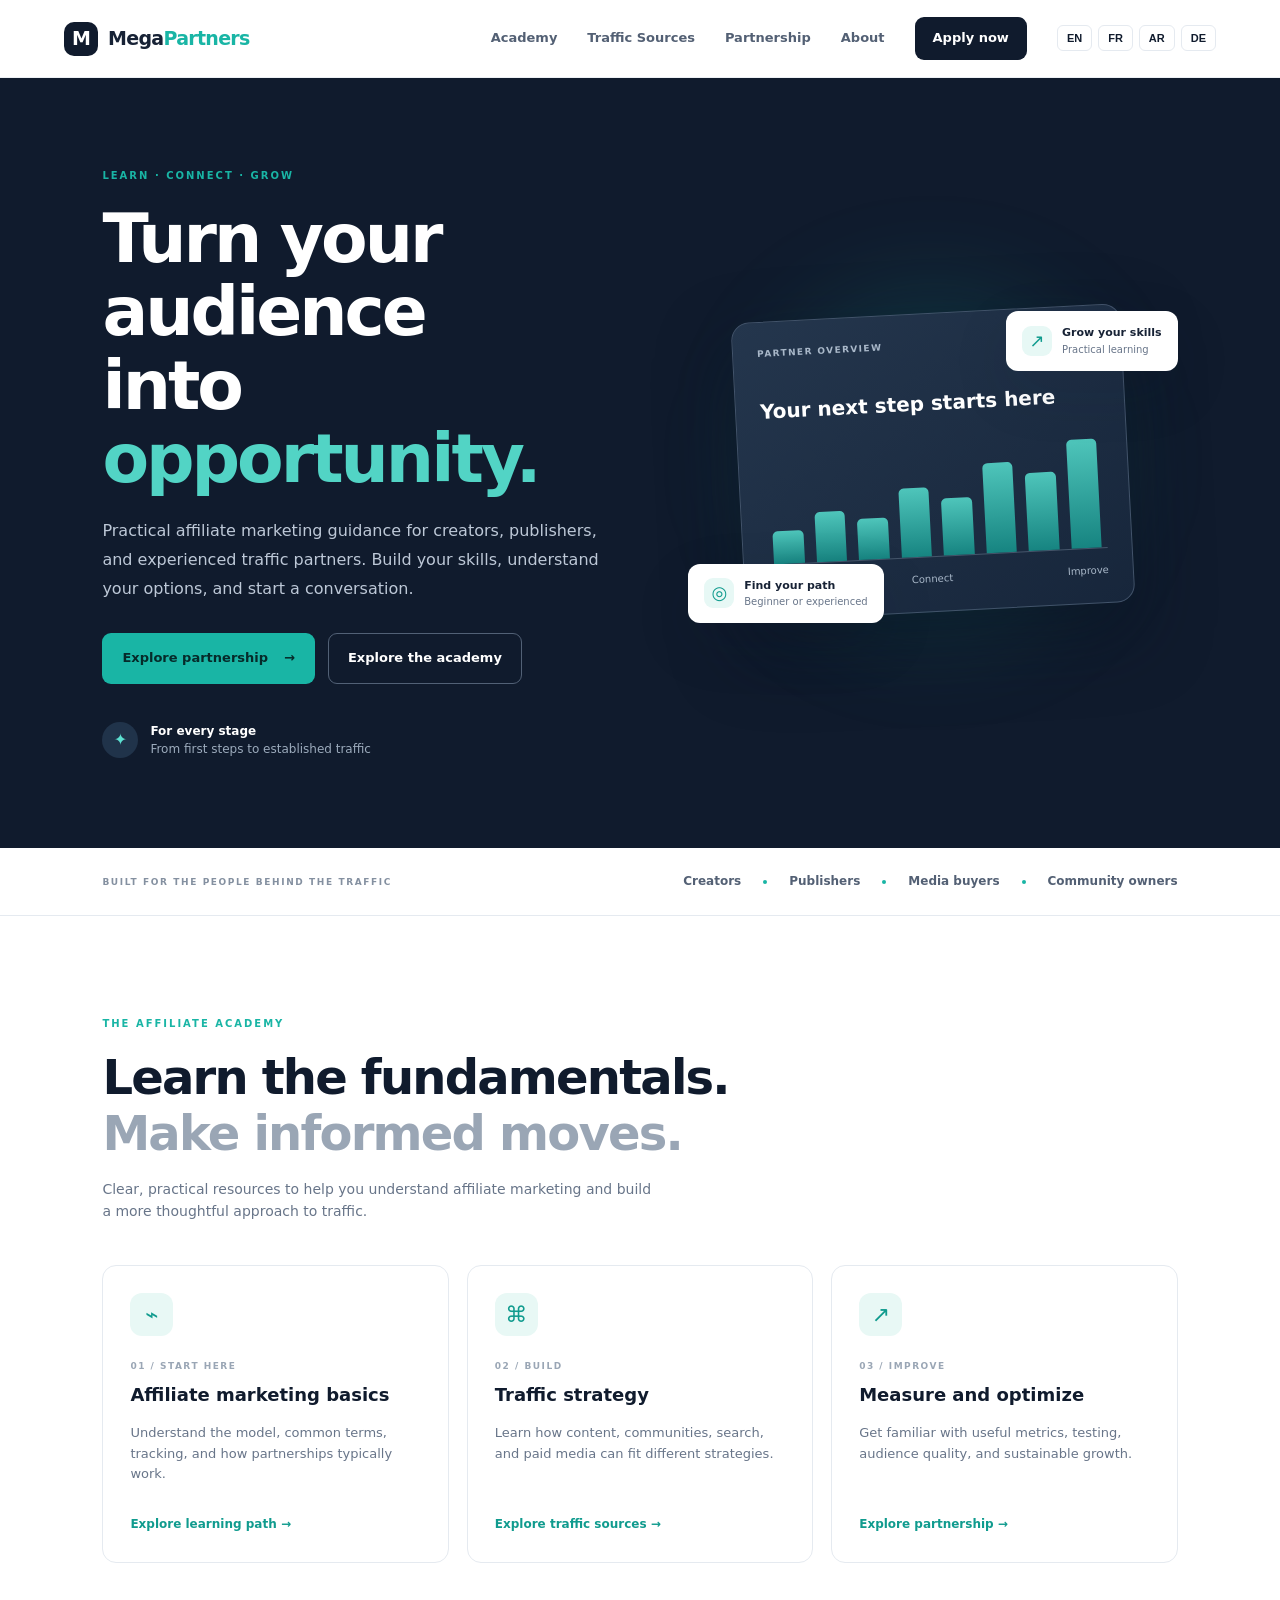
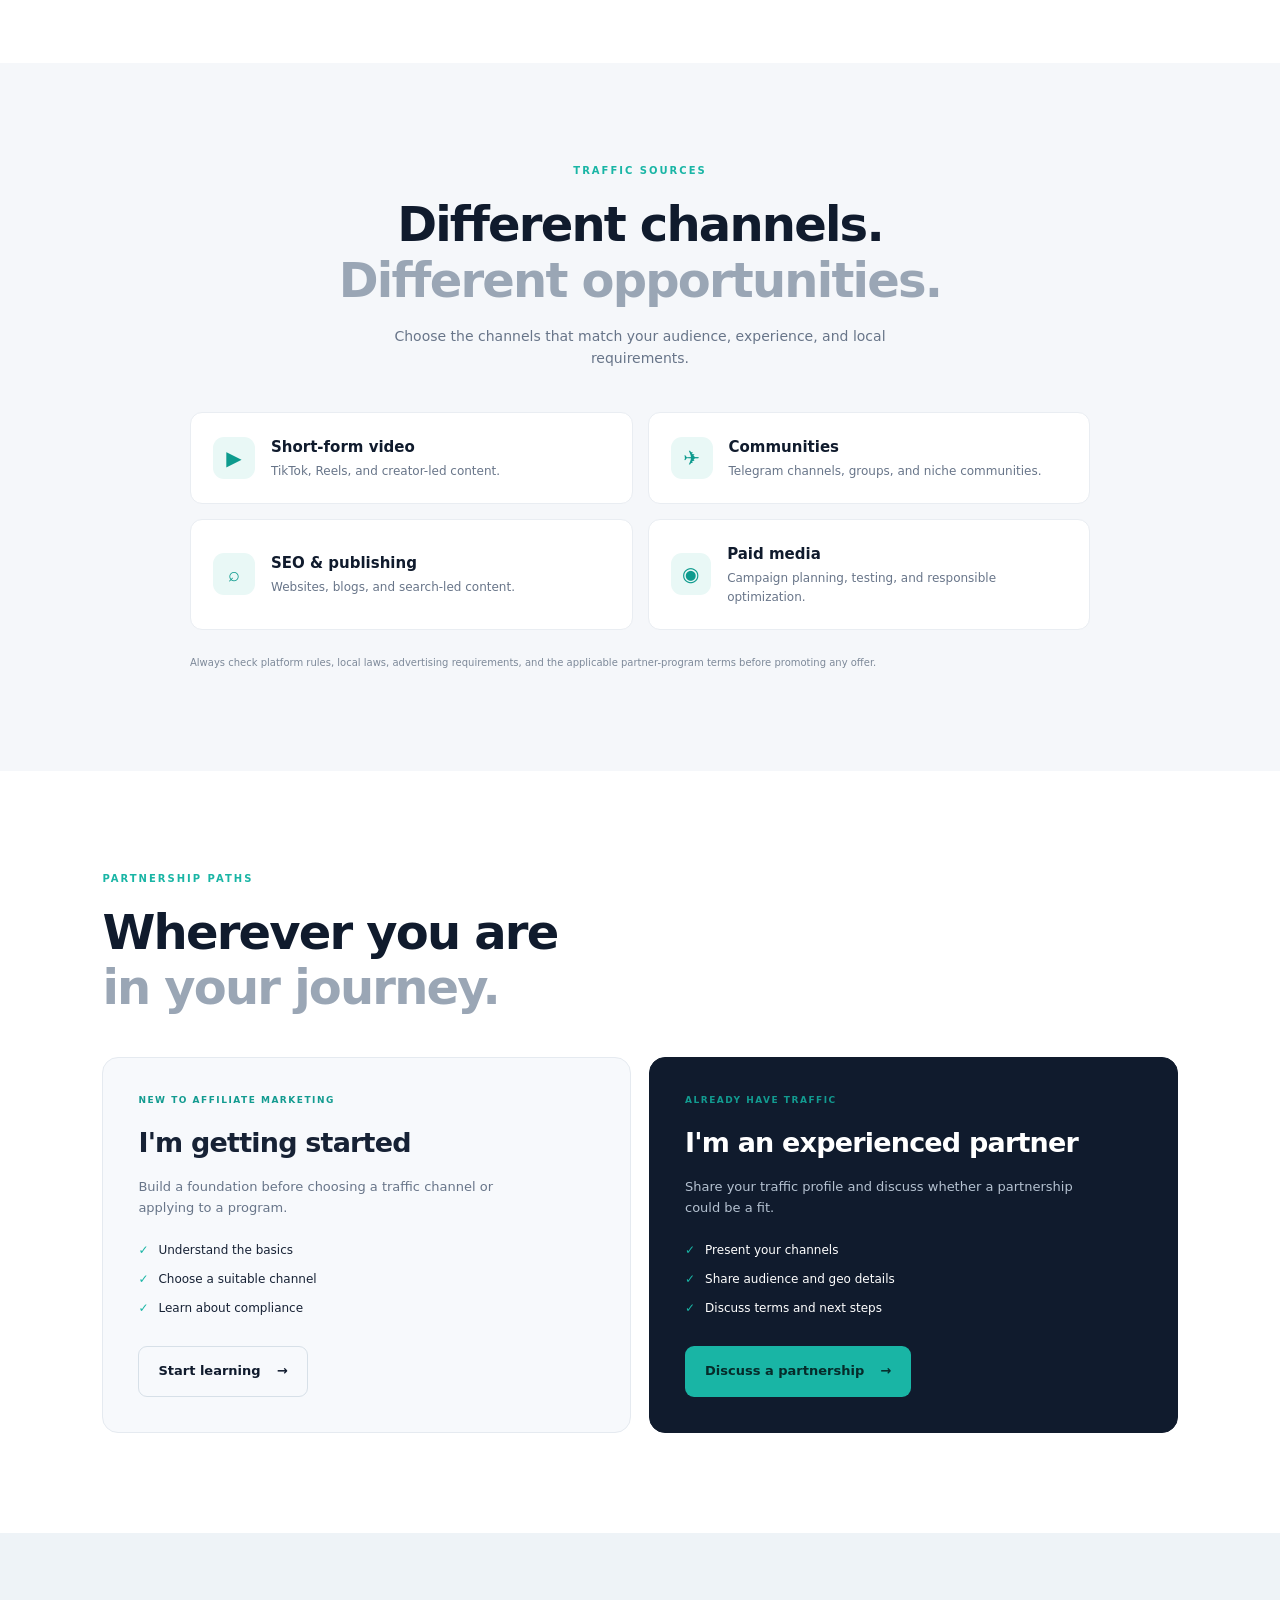
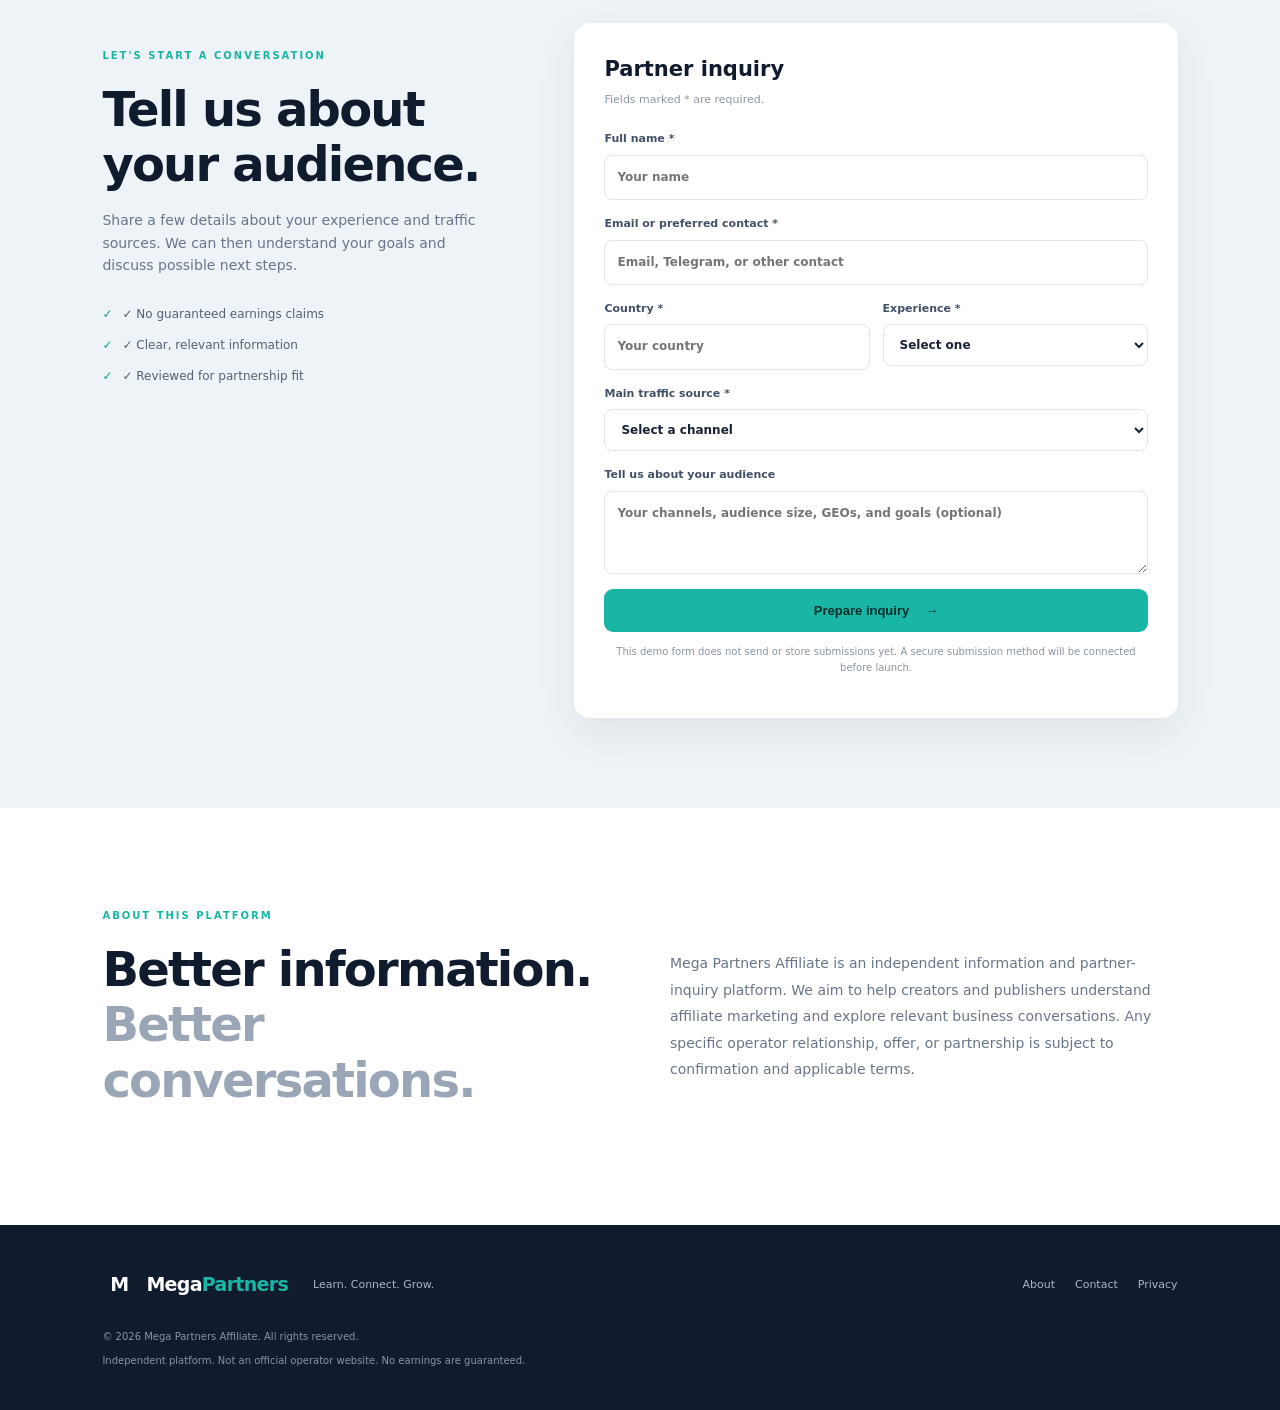
<file: index.html>
<!doctype html>
<html lang="en">
<head>
  <meta charset="utf-8">
  <meta name="viewport" content="width=device-width, initial-scale=1">
  <meta name="description" content="Learn affiliate marketing, explore traffic strategies, and connect with partnership opportunities.">
  <meta name="theme-color" content="#101b2d">
  <title>Mega Partners Affiliate | Build Better Partnerships</title>
  <link rel="stylesheet" href="styles.css">
</head>
<body>
  <header class="site-header">
    <a class="brand" href="index.html" aria-label="Mega Partners Affiliate home">
      <span class="brand-mark">M</span><span>Mega<span class="brand-accent">Partners</span></span>
    </a>
    <button class="menu-toggle" aria-label="Toggle navigation" aria-expanded="false">☰</button>
    <nav class="main-nav">
      <a href="#academy">Academy</a>
      <a href="#traffic">Traffic Sources</a>
      <a href="#partners">Partnership</a>
      <a href="#about">About</a>
      <a class="nav-cta" href="#apply">Apply now</a>
    
    
    <div class="language-switcher"><button type="button" data-lang="en">EN</button><button type="button" data-lang="fr">FR</button><button type="button" data-lang="ar">AR</button><button type="button" data-lang="de">DE</button></div>
    
    </nav>
  </header>

 <main>
  <section class="hero">
    <div class="hero-content">
      <p class="eyebrow"><span class="eyebrow-dot"></span> <span data-i18n="eyebrow">LEARN · CONNECT · GROW</span></p>
      <h1><span data-i18n="heroHeading">Turn your audience</span><br>into <span class="gradient-text" data-i18n="heroHighlight">opportunity.</span></h1>
      <p class="hero-copy">Practical affiliate marketing guidance for creators, publishers, and experienced traffic partners. Build your skills, understand your options, and start a conversation.</p>
      <div class="hero-actions">
        <a class="button button-primary" href="#apply"><span data-i18n="heroButton1">Explore partnership</span> <span>→</span></a>
        <a class="button button-quiet" href="#academy" data-i18n="heroButton2">Explore the academy</a>
      </div>
      <div class="hero-proof">
        <div class="proof-icon">✦</div>
        <p><strong data-i18n="heroProofTitle">For every stage</strong><br><span data-i18n="heroProofText">From first steps to established traffic</span></p>
      </div>
    </div>
    <div class="hero-visual" aria-label="Abstract dashboard illustration">
      <div class="visual-glow"></div>
      <div class="dash-card dash-main">
        <div class="dash-top"><span data-i18n="dashTitle">PARTNER OVERVIEW</span><span class="live-dot" data-i18n="dashLive">● LIVE</span></div>
        <div class="dash-label" data-i18n="dashLabel">Your next step starts here</div>
        <div class="dash-chart">
          <span style="height:28%"></span><span style="height:42%"></span><span style="height:35%"></span><span style="height:58%"></span><span style="height:48%"></span><span style="height:76%"></span><span style="height:66%"></span><span style="height:92%"></span>
        </div>
        <div class="dash-bottom"><span data-i18n="dashLearn">Learn</span><span data-i18n="dashConnect">Connect</span><span data-i18n="dashImprove">Improve</span></div>
      </div>
      <div class="floating-card floating-one"><span class="float-icon">↗</span><span><b data-i18n="floatTitle1">Grow your skills</b><small data-i18n="floatText1">Practical learning</small></span></div>
      <div class="floating-card floating-two"><span class="float-icon teal">◎</span><span><b data-i18n="floatTitle2">Find your path</b><small data-i18n="floatText2">Beginner or experienced</small></span></div>
    </div>
  </section>
</main>

    <section class="trust-strip">
      <span>BUILT FOR THE PEOPLE BEHIND THE TRAFFIC</span>
      <div><b>Creators</b><i></i><b>Publishers</b><i></i><b>Media buyers</b><i></i><b>Community owners</b></div>
    </section>

    <section class="section" id="academy">
  <div class="section-heading">
    <p class="eyebrow" data-i18n="academyTitle">THE AFFILIATE ACADEMY</p>
    <h2>
      <span data-i18n="academyHeading">Learn the fundamentals.</span><br>
      <span class="muted" data-i18n="academySubheading">Make informed moves.</span>
    </h2>
    <p data-i18n="academyDescription">Clear, practical resources to help you understand affiliate marketing and build a more thoughtful approach to traffic.</p>
  </div>

  <div class="card-grid three">
    <article class="info-card">
      <div class="card-icon">⌁</div>
      <p class="card-kicker" data-i18n="academyCard1Kicker">01 / START HERE</p>
      <h3 data-i18n="academyCard1Title">Affiliate marketing basics</h3>
      <p data-i18n="academyCard1Text">Understand the model, common terms, tracking, and how partnerships typically work.</p>
      <a href="#apply"><span data-i18n="academyCard1Link">Explore learning path</span> <span>→</span></a>
    </article>

    <article class="info-card">
      <div class="card-icon">⌘</div>
      <p class="card-kicker" data-i18n="academyCard2Kicker">02 / BUILD</p>
      <h3 data-i18n="academyCard2Title">Traffic strategy</h3>
      <p data-i18n="academyCard2Text">Learn how content, communities, search, and paid media can fit different strategies.</p>
      <a href="#traffic"><span data-i18n="academyCard2Link">Explore traffic sources</span> <span>→</span></a>
    </article>

    <article class="info-card">
      <div class="card-icon">↗</div>
      <p class="card-kicker" data-i18n="academyCard3Kicker">03 / IMPROVE</p>
      <h3 data-i18n="academyCard3Title">Measure and optimize</h3>
      <p data-i18n="academyCard3Text">Get familiar with useful metrics, testing, audience quality, and sustainable growth.</p>
      <a href="#partners"><span data-i18n="academyCard3Link">Explore partnership</span> <span>→</span></a>
    </article>
  </div>
</section>

    <section class="section section-soft" id="traffic">
  <div class="section-heading centered">
    <p class="eyebrow" data-i18n="trafficTitle">TRAFFIC SOURCES</p>
    <h2>
      <span data-i18n="trafficHeading">Different channels.</span><br>
      <span class="muted" data-i18n="trafficSubheading">Different opportunities.</span>
    </h2>
    <p data-i18n="trafficDescription">Choose the channels that match your audience, experience, and local requirements.</p>
  </div>

  <div class="traffic-grid">
    <div class="traffic-item">
      <span>▶</span>
      <div>
        <h3 data-i18n="trafficVideoTitle">Short-form video</h3>
        <p data-i18n="trafficVideoText">TikTok, Reels, and creator-led content.</p>
      </div>
    </div>

    <div class="traffic-item">
      <span>✈</span>
      <div>
        <h3 data-i18n="trafficCommunityTitle">Communities</h3>
        <p data-i18n="trafficCommunityText">Telegram channels, groups, and niche communities.</p>
      </div>
    </div>

    <div class="traffic-item">
      <span>⌕</span>
      <div>
        <h3 data-i18n="trafficSeoTitle">SEO & publishing</h3>
        <p data-i18n="trafficSeoText">Websites, blogs, and search-led content.</p>
      </div>
    </div>

    <div class="traffic-item">
      <span>◉</span>
      <div>
        <h3 data-i18n="trafficPaidTitle">Paid media</h3>
        <p data-i18n="trafficPaidText">Campaign planning, testing, and responsible optimization.</p>
      </div>
    </div>
  </div>

  <p class="small-note" data-i18n="trafficNote">Always check platform rules, local laws, advertising requirements, and the applicable partner-program terms before promoting any offer.</p>
</section>

    <section class="section" id="partners">
  <div class="section-heading">
    <p class="eyebrow" data-i18n="partnersTitle">PARTNERSHIP PATHS</p>
    <h2>
      <span data-i18n="partnersHeading">Wherever you are</span><br>
      <span class="muted" data-i18n="partnersSubheading">in your journey.</span>
    </h2>
  </div>

  <div class="path-grid">
    <article class="path-card beginner">
      <div class="path-tag" data-i18n="beginnerTag">NEW TO AFFILIATE MARKETING</div>
      <h3 data-i18n="beginnerTitle">I'm getting started</h3>
      <p data-i18n="beginnerDescription">Build a foundation before choosing a traffic channel or applying to a program.</p>
      <ul>
        <li data-i18n="beginnerPoint1">Understand the basics</li>
        <li data-i18n="beginnerPoint2">Choose a suitable channel</li>
        <li data-i18n="beginnerPoint3">Learn about compliance</li>
      </ul>
      <a class="button button-outline" href="#academy">
        <span data-i18n="beginnerButton">Start learning</span> <span>→</span>
      </a>
    </article>

    <article class="path-card pro">
      <div class="path-tag" data-i18n="proTag">ALREADY HAVE TRAFFIC</div>
      <h3 data-i18n="proTitle">I'm an experienced partner</h3>
      <p data-i18n="proDescription">Share your traffic profile and discuss whether a partnership could be a fit.</p>
      <ul>
        <li data-i18n="proPoint1">Present your channels</li>
        <li data-i18n="proPoint2">Share audience and geo details</li>
        <li data-i18n="proPoint3">Discuss terms and next steps</li>
      </ul>
      <a class="button button-primary" href="#apply">
        <span data-i18n="proButton">Discuss a partnership</span> <span>→</span>
      </a>
    </article>
  </div>
</section>
    <section class="apply-section" id="apply">
  <div class="apply-copy">
    <p class="eyebrow" data-i18n="applyEyebrow">LET'S START A CONVERSATION</p>
    <h2 data-i18n="applyHeading">Tell us about your audience.</h2>
    <p data-i18n="applyDescription">Share a few details about your experience and traffic sources. We can then understand your goals and discuss possible next steps.</p>
    <div class="apply-points">
      <span data-i18n="applyPoint1">✓ No guaranteed earnings claims</span>
      <span data-i18n="applyPoint2">✓ Clear, relevant information</span>
      <span data-i18n="applyPoint3">✓ Reviewed for partnership fit</span>
    </div>
  </div>

  <form class="apply-form" id="partner-form">
    <div class="form-heading">
      <h3 data-i18n="formHeading">Partner inquiry</h3>
      <p data-i18n="formRequired">Fields marked * are required.</p>
    </div>

    <label>
      <span data-i18n="formName">Full name *</span>
      <input name="name" required data-i18n-placeholder="placeholderName" placeholder="Your name">
    </label>

    <label>
      <span data-i18n="formContact">Email or preferred contact *</span>
      <input name="contact" required data-i18n-placeholder="placeholderContact" placeholder="Email, Telegram, or other contact">
    </label>

    <div class="form-row">
      <label>
        <span data-i18n="formCountry">Country *</span>
        <input name="country" required data-i18n-placeholder="placeholderCountry" placeholder="Your country">
      </label>

      <label>
        <span data-i18n="formExperience">Experience *</span>
        <select name="experience" required>
          <option value="" data-i18n="optionSelect">Select one</option>
          <option value="beginner" data-i18n="optionBeginner">Just getting started</option>
          <option value="some" data-i18n="optionSome">Some experience</option>
          <option value="experienced" data-i18n="optionExperienced">Experienced affiliate</option>
        </select>
      </label>
    </div>

    <label>
      <span data-i18n="formTraffic">Main traffic source *</span>
      <select name="traffic" required>
        <option value="" data-i18n="optionChannel">Select a channel</option>
        <option value="tiktok" data-i18n="optionTikTok">TikTok / short-form video</option>
        <option value="telegram" data-i18n="optionTelegram">Telegram / communities</option>
        <option value="seo" data-i18n="optionSEO">Website / SEO</option>
        <option value="social" data-i18n="optionSocial">Instagram / social media</option>
        <option value="paid" data-i18n="optionPaid">Paid media</option>
        <option value="other" data-i18n="optionOther">Other</option>
      </select>
    </label>

    <label>
      <span data-i18n="formDetails">Tell us about your audience</span>
      <textarea name="details" rows="3" data-i18n-placeholder="placeholderDetails" placeholder="Your channels, audience size, GEOs, and goals (optional)"></textarea>
    </label>

    <button class="button button-primary form-submit" type="submit">
      <span data-i18n="formSubmit">Prepare inquiry</span> <span>→</span>
    </button>

    <p class="form-disclaimer" data-i18n="formDisclaimer">This demo form does not send or store submissions yet. A secure submission method will be connected before launch.</p>
    <p class="form-status" id="form-status" role="status"></p>
  </form>
</section>

   <section class="section about-section" id="about">
  <div>
    <p class="eyebrow" data-i18n="aboutTitle">ABOUT THIS PLATFORM</p>
    <h2>
      <span data-i18n="aboutHeading">Better information.</span><br>
      <span class="muted" data-i18n="aboutSubheading">Better conversations.</span>
    </h2>
  </div>
  <p data-i18n="aboutDescription">Mega Partners Affiliate is an independent information and partner-inquiry platform. We aim to help creators and publishers understand affiliate marketing and explore relevant business conversations. Any specific operator relationship, offer, or partnership is subject to confirmation and applicable terms.</p>
</section>
</main>

<footer class="site-footer">
  <a class="brand" href="#"><span class="brand-mark">M</span><span>Mega<span class="brand-accent">Partners</span></span></a>
  <p data-i18n="footerTagline">Learn. Connect. Grow.</p>
  <div class="footer-links">
    <a href="#about" data-i18n="footerAbout">About</a>
    <a href="#apply" data-i18n="footerContact">Contact</a>
    <a href="privacy.html" data-i18n="footerPrivacy">Privacy</a>
  </div>
  <small>© <span id="year"></span> <span data-i18n="footerCopyright">Mega Partners Affiliate. All rights reserved.</span></small>
  <small class="footer-disclaimer" data-i18n="footerDisclaimer">Independent platform. Not an official operator website. No earnings are guaranteed.</small>
</footer>
<script src="script.js"></script>
</body>
</html>
</file>
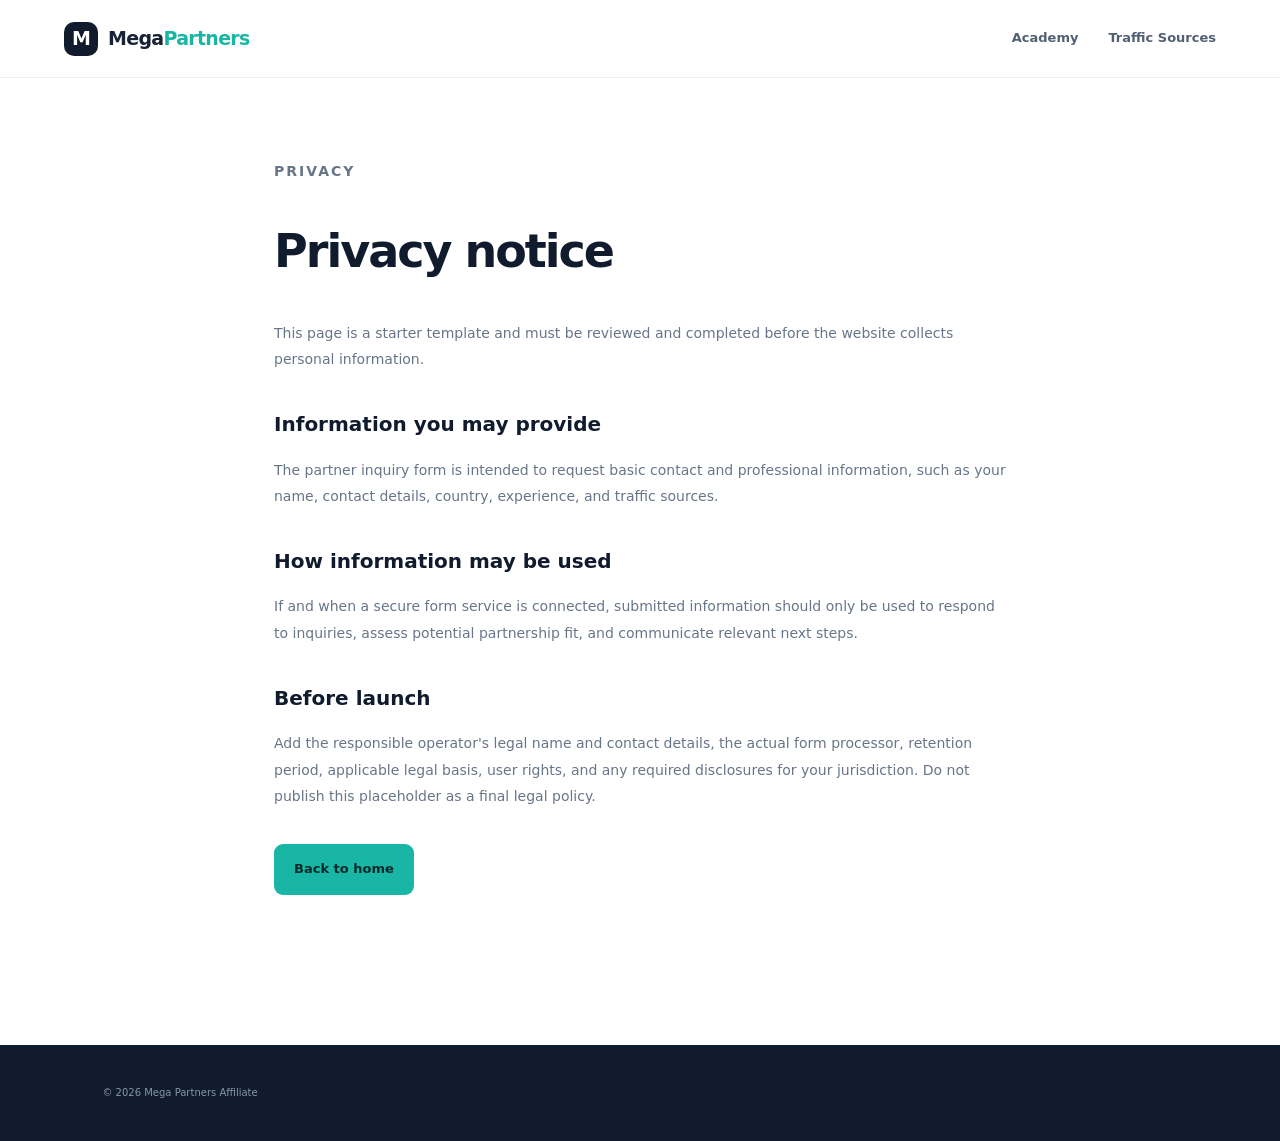
<file: privacy.html>
<!doctype html>
<html lang="en"><head><meta charset="utf-8"><meta name="viewport" content="width=device-width, initial-scale=1"><title>Privacy | Mega Partners Affiliate</title><link rel="stylesheet" href="styles.css"></head>
<body><header class="site-header"><a class="brand" href="index.html"><span class="brand-mark">M</span><span>Mega<span class="brand-accent">Partners</span></span></a><nav class="main-nav"><a href="index.html">Home</a><a href="index.html#apply">Apply</a></nav></header>
<main class="legal-page"><p class="eyebrow">PRIVACY</p><h1>Privacy notice</h1><p>This page is a starter template and must be reviewed and completed before the website collects personal information.</p><h2>Information you may provide</h2><p>The partner inquiry form is intended to request basic contact and professional information, such as your name, contact details, country, experience, and traffic sources.</p><h2>How information may be used</h2><p>If and when a secure form service is connected, submitted information should only be used to respond to inquiries, assess potential partnership fit, and communicate relevant next steps.</p><h2>Before launch</h2><p>Add the responsible operator's legal name and contact details, the actual form processor, retention period, applicable legal basis, user rights, and any required disclosures for your jurisdiction. Do not publish this placeholder as a final legal policy.</p><a class="button button-primary" href="index.html">Back to home</a></main>
<footer class="site-footer"><small>© <span id="year"></span> Mega Partners Affiliate</small></footer><script src="script.js"></script></body></html>
</file>
<file: styles.css>
:root{--navy:#101b2d;--navy2:#1c2b40;--ink:#172235;--muted:#687589;--paper:#f5f7fa;--white:#fff;--teal:#19b5a5;--line:#e5eaf0;--shadow:0 20px 60px rgba(16,27,45,.10)}
*{box-sizing:border-box}html{scroll-behavior:smooth}body{margin:0;background:#fff;color:var(--ink);font-family:Inter,ui-sans-serif,system-ui,-apple-system,"Segoe UI",sans-serif;line-height:1.6}a{color:inherit;text-decoration:none}.site-header{height:78px;padding:0 max(5vw,24px);display:flex;align-items:center;justify-content:space-between;background:#fff;border-bottom:1px solid #edf0f4;position:sticky;top:0;z-index:10}.brand{display:flex;align-items:center;gap:10px;font-size:19px;font-weight:800;letter-spacing:-.7px}.brand-mark{display:grid;place-items:center;width:34px;height:34px;border-radius:10px;background:var(--navy);color:#fff;font-weight:800}.brand-accent{color:var(--teal)}.main-nav{display:flex;align-items:center;gap:30px;font-size:13px;font-weight:650;color:#536074}.main-nav a:hover,.footer-links a:hover{color:var(--teal)}.nav-cta{background:var(--navy);color:#fff!important;padding:11px 18px;border-radius:9px}.menu-toggle{display:none;border:0;background:none;font-size:24px;color:var(--navy)}
.hero{background:var(--navy);color:#fff;min-height:590px;padding:90px max(8vw,28px);display:grid;grid-template-columns:1.05fr .95fr;align-items:center;gap:45px;overflow:hidden}.hero-content{max-width:610px}.eyebrow{font-size:10px;letter-spacing:2px;font-weight:800;color:var(--teal);margin:0 0 18px}.eyebrow-dot{display:inline-block;width:7px;height:7px;border-radius:50%;background:var(--teal);margin-right:8px}.hero h1{font-size:clamp(42px,5.3vw,68px);line-height:1.08;letter-spacing:-3px;margin:0 0 22px}.gradient-text{color:#52d4c5}.hero-copy{max-width:520px;color:#bdc8d7;font-size:16px;line-height:1.8}.hero-actions{display:flex;gap:13px;flex-wrap:wrap;margin-top:30px}.button{display:inline-flex;align-items:center;justify-content:center;gap:16px;padding:14px 19px;border-radius:9px;font-size:13px;font-weight:750;border:1px solid transparent;cursor:pointer;transition:.2s}.button:hover{transform:translateY(-2px)}.button-primary{background:var(--teal);color:#062b2a}.button-quiet{border-color:#526176;color:#fff}.button-outline{border-color:#d7e0e8;color:var(--navy)}.hero-proof{display:flex;align-items:center;gap:12px;margin-top:38px}.proof-icon{width:36px;height:36px;border-radius:50%;background:#20334a;color:#5ce0d1;display:grid;place-items:center}.hero-proof p{font-size:12px;line-height:1.5;margin:0}.hero-proof span{color:#9cabbc}.hero-visual{height:380px;position:relative;display:grid;place-items:center}.visual-glow{position:absolute;width:340px;height:340px;border-radius:50%;background:rgba(25,181,165,.17);filter:blur(50px)}.dash-card{position:relative;width:min(390px,90%);padding:24px;border:1px solid #42536a;background:linear-gradient(145deg,#24364d,#17263b);border-radius:18px;box-shadow:0 30px 70px #07111f80;transform:rotate(-3deg)}.dash-top{display:flex;justify-content:space-between;font-size:9px;letter-spacing:1.4px;color:#a9b8c9;font-weight:800}.live-dot{color:#57d9c9}.dash-label{font-size:20px;font-weight:750;margin:35px 0 18px}.dash-chart{height:120px;display:flex;align-items:end;gap:12px;border-bottom:1px solid #45566b;padding:0 6px}.dash-chart span{flex:1;background:linear-gradient(0deg,#168e88,#54d6c8);border-radius:5px 5px 0 0;opacity:.9}.dash-bottom{display:flex;justify-content:space-between;color:#a9b8c9;font-size:10px;margin-top:14px}.floating-card{position:absolute;display:flex;align-items:center;gap:10px;background:#fff;color:var(--ink);padding:13px 16px;border-radius:12px;box-shadow:var(--shadow);font-size:11px}.floating-card small{display:block;color:var(--muted);font-size:10px}.floating-one{top:38px;right:0}.floating-two{bottom:30px;left:0}.float-icon{width:30px;height:30px;display:grid;place-items:center;border-radius:9px;background:#e7f8f5;color:#109b8e;font-size:18px}.float-icon.teal{background:#e7f8f5}
.trust-strip{padding:24px 8%;display:flex;justify-content:space-between;align-items:center;gap:20px;border-bottom:1px solid var(--line)}.trust-strip>span{font-size:9px;letter-spacing:1.6px;color:#8490a0;font-weight:800}.trust-strip div{display:flex;align-items:center;gap:22px;color:#536074;font-size:12px}.trust-strip i{width:4px;height:4px;border-radius:50%;background:var(--teal)}
.section{padding:100px max(8vw,28px)}.section-heading{max-width:650px;margin-bottom:42px}.section-heading.centered{text-align:center;margin-left:auto;margin-right:auto}.section-heading h2,.about-section h2,.apply-copy h2{font-size:clamp(34px,4vw,48px);letter-spacing:-1.8px;line-height:1.15;margin:0 0 17px;color:var(--navy)}.muted{color:#9aa6b5}.section-heading>p:last-child{color:var(--muted);max-width:560px;font-size:14px}.centered>p:last-child{margin-left:auto;margin-right:auto}.card-grid{display:grid;gap:18px}.three{grid-template-columns:repeat(3,1fr)}.info-card{padding:27px;border:1px solid var(--line);border-radius:14px;background:#fff;transition:.2s}.info-card:hover{box-shadow:var(--shadow);transform:translateY(-4px)}.card-icon{width:43px;height:43px;border-radius:12px;background:#e8f8f5;color:#109b8e;display:grid;place-items:center;font-size:22px}.card-kicker{font-size:9px;letter-spacing:1.5px;color:#9aa6b5;font-weight:800;margin:23px 0 8px}.info-card h3,.traffic-item h3{font-size:18px;color:var(--navy);margin:0 0 9px}.info-card>p:not(.card-kicker){font-size:13px;color:var(--muted);min-height:64px}.info-card>a{display:inline-block;margin-top:15px;color:#109b8e;font-size:12px;font-weight:800}.section-soft{background:var(--paper)}.traffic-grid{display:grid;grid-template-columns:repeat(2,1fr);gap:15px;max-width:900px;margin:auto}.traffic-item{display:flex;gap:16px;align-items:center;padding:22px;background:#fff;border:1px solid #e9edf2;border-radius:12px}.traffic-item>span{width:42px;height:42px;display:grid;place-items:center;background:#e9f8f6;color:#0e9b8e;border-radius:11px;font-size:20px}.traffic-item h3{font-size:15px;margin-bottom:3px}.traffic-item p{margin:0;color:var(--muted);font-size:12px}.small-note{max-width:900px;margin:25px auto 0;color:#7d8999;font-size:10px}
.path-grid{display:grid;grid-template-columns:1fr 1fr;gap:18px}.path-card{padding:35px;border-radius:16px;border:1px solid var(--line)}.path-card.beginner{background:#f7f9fc}.path-card.pro{background:var(--navy);color:#fff;border-color:var(--navy)}.path-tag{font-size:9px;letter-spacing:1.5px;font-weight:800;color:#129b90}.path-card h3{font-size:27px;letter-spacing:-.8px;margin:13px 0}.path-card p{font-size:13px;color:var(--muted);max-width:400px}.path-card.pro p{color:#b5c2d1}.path-card ul{list-style:none;padding:0;margin:22px 0 28px;font-size:12px}.path-card li{margin:10px 0}.path-card li:before{content:"✓";color:var(--teal);font-weight:900;margin-right:10px}.apply-section{padding:90px max(8vw,28px);background:#eef3f7;display:grid;grid-template-columns:.8fr 1.2fr;gap:70px;align-items:start}.apply-copy{padding-top:25px}.apply-copy>p:not(.eyebrow){color:var(--muted);font-size:14px;max-width:390px}.apply-points{display:grid;gap:12px;margin-top:28px;color:#526174;font-size:12px}.apply-points span:before{content:"✓";color:#119f93;font-weight:900;margin-right:10px}.apply-form{background:#fff;padding:30px;border-radius:16px;box-shadow:0 14px 45px rgba(16,27,45,.07)}.form-heading h3{font-size:21px;margin:0;color:var(--navy)}.form-heading p{font-size:11px;color:#8b96a5;margin:4px 0 22px}.apply-form label{display:block;font-size:11px;font-weight:750;color:#425067;margin-bottom:15px}.apply-form input,.apply-form select,.apply-form textarea{display:block;width:100%;margin-top:7px;border:1px solid #dfe5eb;border-radius:8px;padding:12px;font:inherit;font-size:12px;color:var(--ink);background:#fff;outline:none}.apply-form input:focus,.apply-form select:focus,.apply-form textarea:focus{border-color:var(--teal);box-shadow:0 0 0 3px #19b5a51c}.form-row{display:grid;grid-template-columns:1fr 1fr;gap:13px}.form-submit{width:100%;border:0}.form-disclaimer,.form-status{font-size:10px;color:#8994a2;text-align:center;margin:12px 0 0}.form-status{color:#108c82}
.about-section{display:grid;grid-template-columns:1fr 1fr;gap:60px;align-items:center}.about-section>p{color:var(--muted);font-size:14px;line-height:1.9}.site-footer{padding:40px max(8vw,28px);background:var(--navy);color:#aab7c6;display:flex;align-items:center;gap:25px;flex-wrap:wrap}.site-footer .brand{color:#fff}.site-footer>p{font-size:11px;margin-right:auto}.footer-links{display:flex;gap:20px;font-size:11px}.site-footer small{width:100%;font-size:10px;color:#8796a8}.site-footer .footer-disclaimer{margin-top:-18px}.legal-page{max-width:780px;margin:80px auto;padding:0 24px 70px;min-height:65vh}.legal-page h1{font-size:46px;color:var(--navy);letter-spacing:-2px}.legal-page h2{margin-top:35px;color:var(--navy);font-size:20px}.legal-page p{color:var(--muted);font-size:14px;line-height:1.9}.legal-page .button{margin-top:20px}
@media(max-width:850px){.hero{grid-template-columns:1fr;padding-top:70px}.hero-visual{height:330px}.three{grid-template-columns:1fr}.info-card>p:not(.card-kicker){min-height:0}.trust-strip{align-items:flex-start;flex-direction:column}.apply-section{grid-template-columns:1fr;gap:30px}.about-section{grid-template-columns:1fr;gap:10px}}
@media(max-width:620px){.site-header{height:68px}.menu-toggle{display:block}.main-nav{display:none;position:absolute;top:68px;left:0;right:0;background:#fff;padding:18px 25px 25px;box-shadow:0 15px 25px #101b2d18;flex-direction:column;align-items:stretch;gap:18px}.main-nav.open{display:flex}.nav-cta{text-align:center}.hero{padding:65px 25px 50px}.hero h1{letter-spacing:-2px}.hero-visual{height:280px}.dash-card{padding:18px}.floating-one{right:-5px;top:5px}.floating-two{left:-5px;bottom:0}.trust-strip div{flex-wrap:wrap;gap:12px}.section{padding:70px 24px}.traffic-grid,.path-grid{grid-template-columns:1fr}.apply-section{padding:65px 20px}.apply-form{padding:22px}.form-row{grid-template-columns:1fr;gap:0}.site-footer{padding:35px 24px}.site-footer>p{width:100%;margin:0}.footer-links{width:100%}}
/* Language switcher */
.language-switcher {
  display: flex;
  align-items: center;
  gap: 6px;
  direction: ltr;
}

.language-switcher button {
  background: transparent;
  color: var(--navy);
  border: 1px solid var(--line);
  border-radius: 6px;
  padding: 6px 9px;
  font-size: 11px;
  font-weight: 750;
  cursor: pointer;
  transition: .2s;
}

.language-switcher button:hover {
  background: var(--teal);
  color: var(--navy);
  border-color: var(--teal);
}

.language-switcher button:focus {
  outline: 2px solid var(--teal);
  outline-offset: 2px;
}

/* Arabic layout */
html[dir="rtl"] body {
  text-align: right;
}

html[dir="rtl"] .eyebrow-dot {
  margin-right: 0;
  margin-left: 8px;
}

html[dir="rtl"] .hero-proof {
  flex-direction: row;
}

html[dir="rtl"] .path-card li:before,
html[dir="rtl"] .apply-points span:before {
  margin-right: 0;
  margin-left: 10px;
}

@media(max-width:620px) {
  .language-switcher {
    justify-content: center;
    padding-top: 10px;
  }
}
</file>
